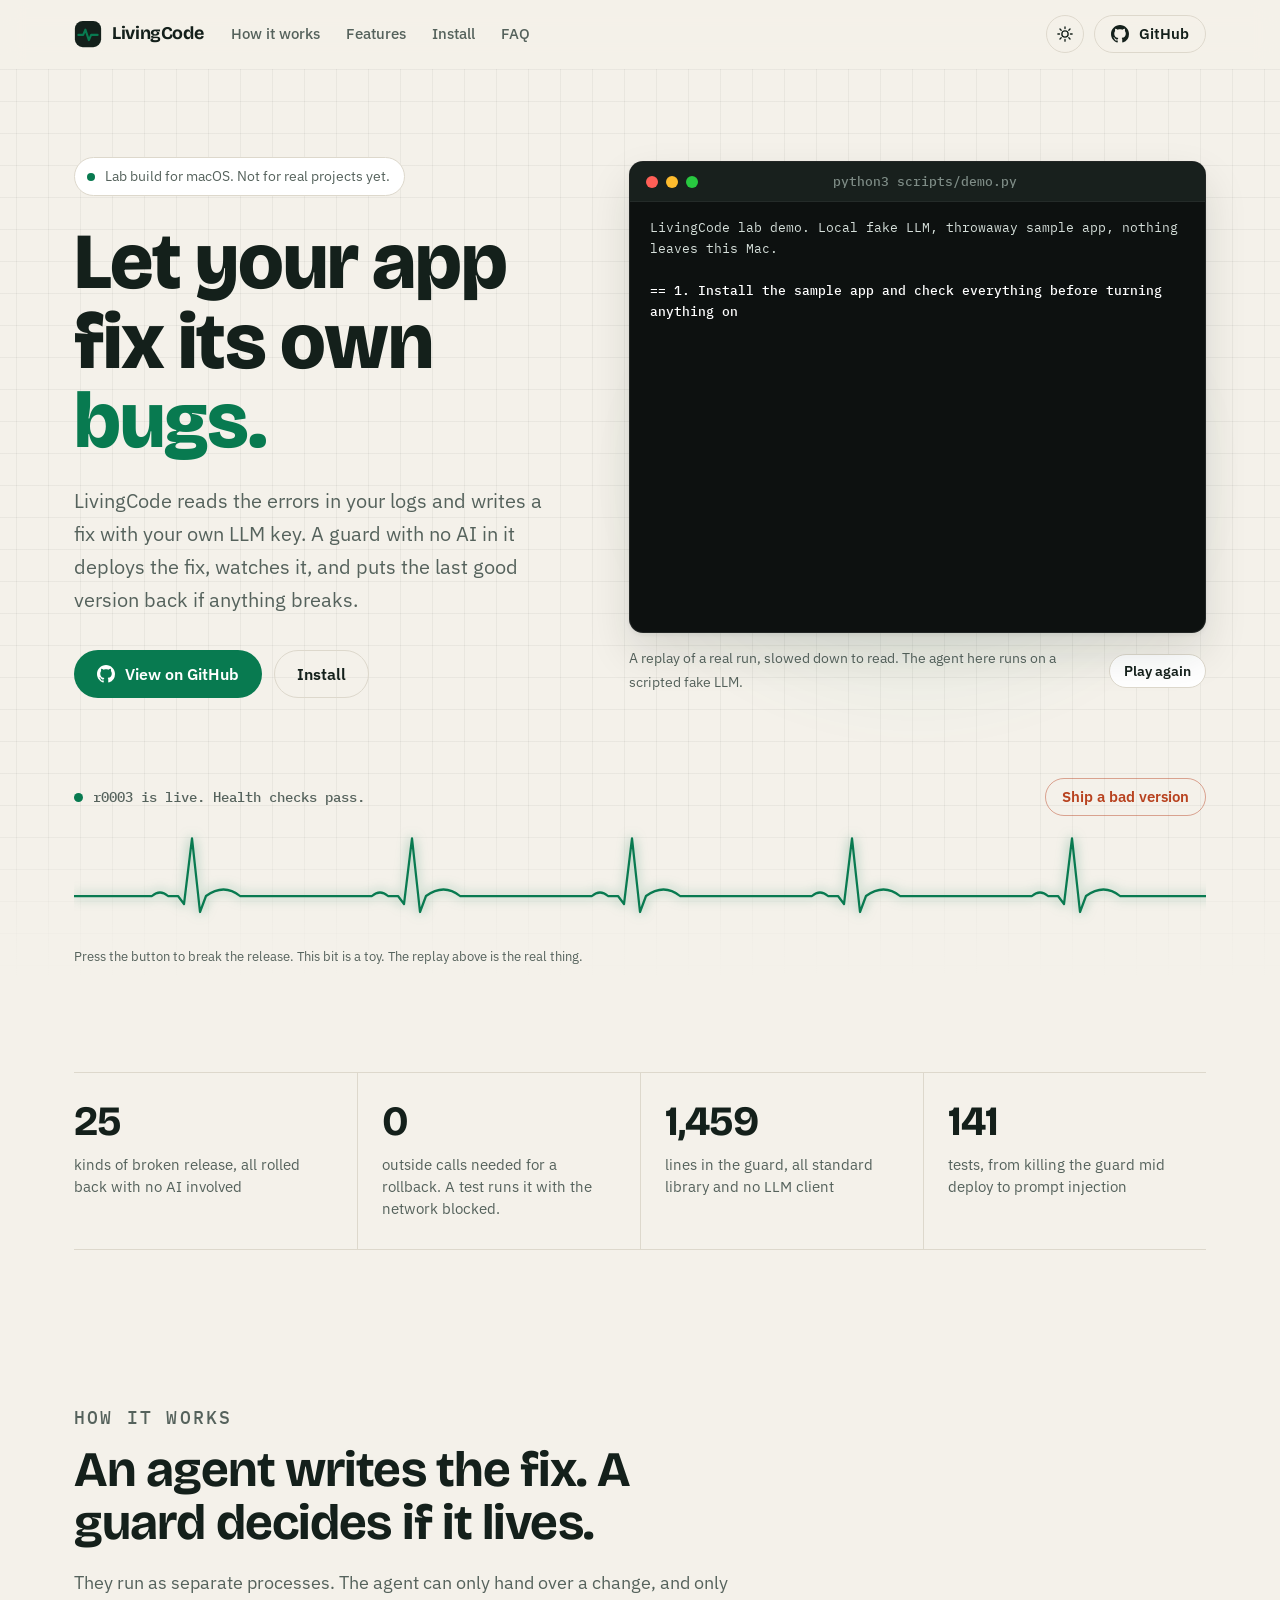
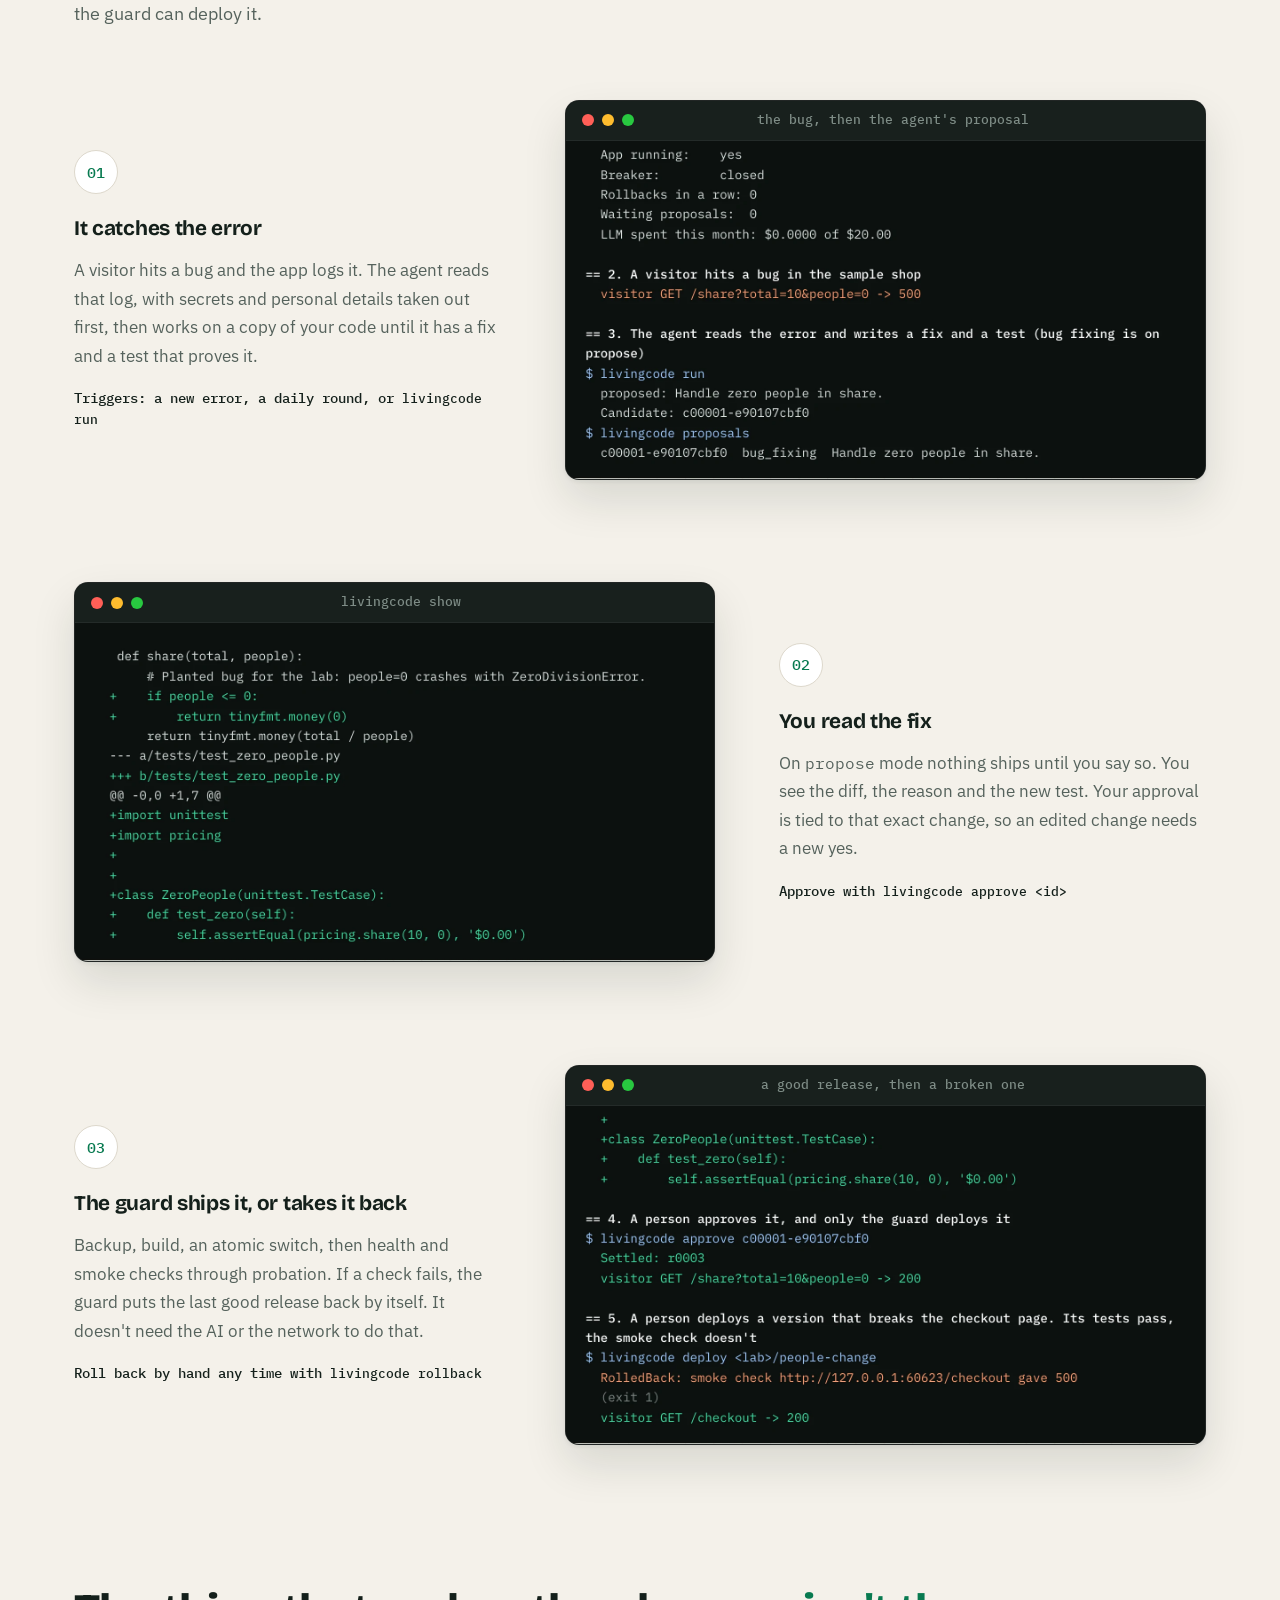
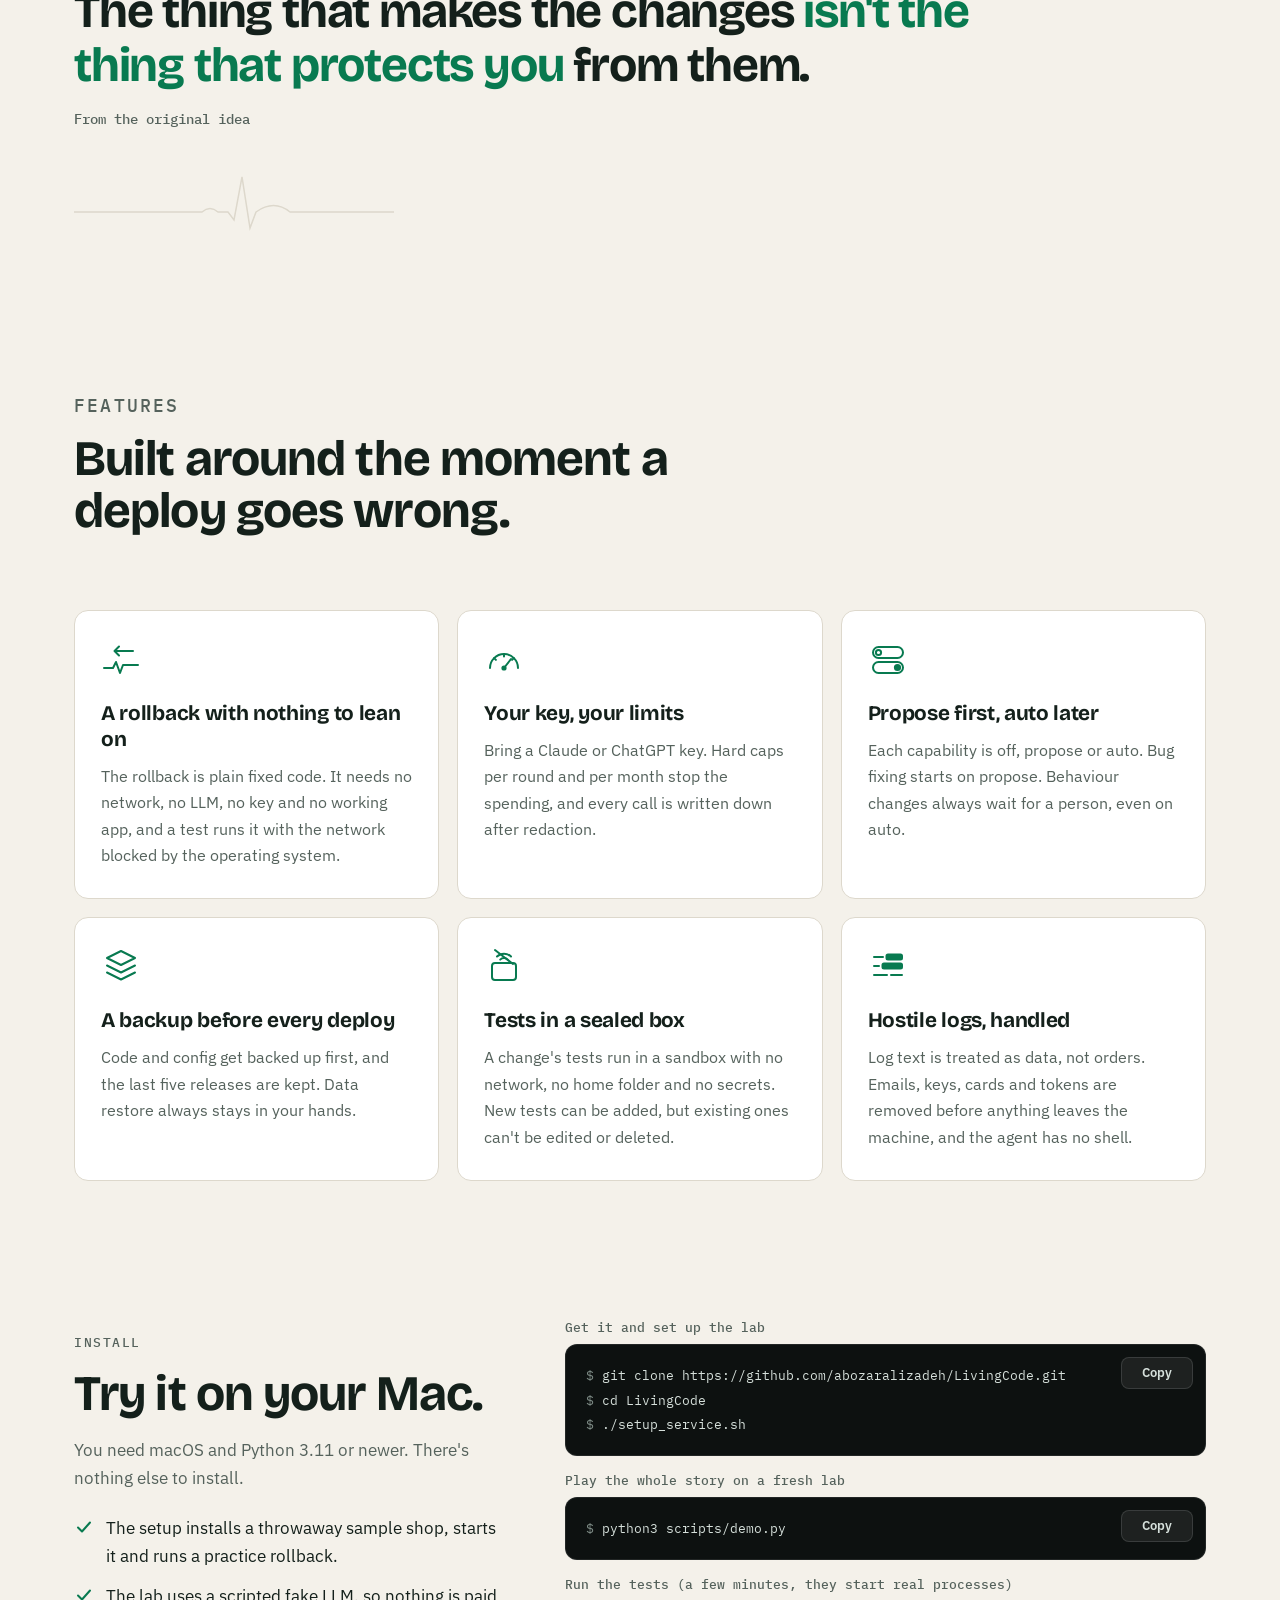
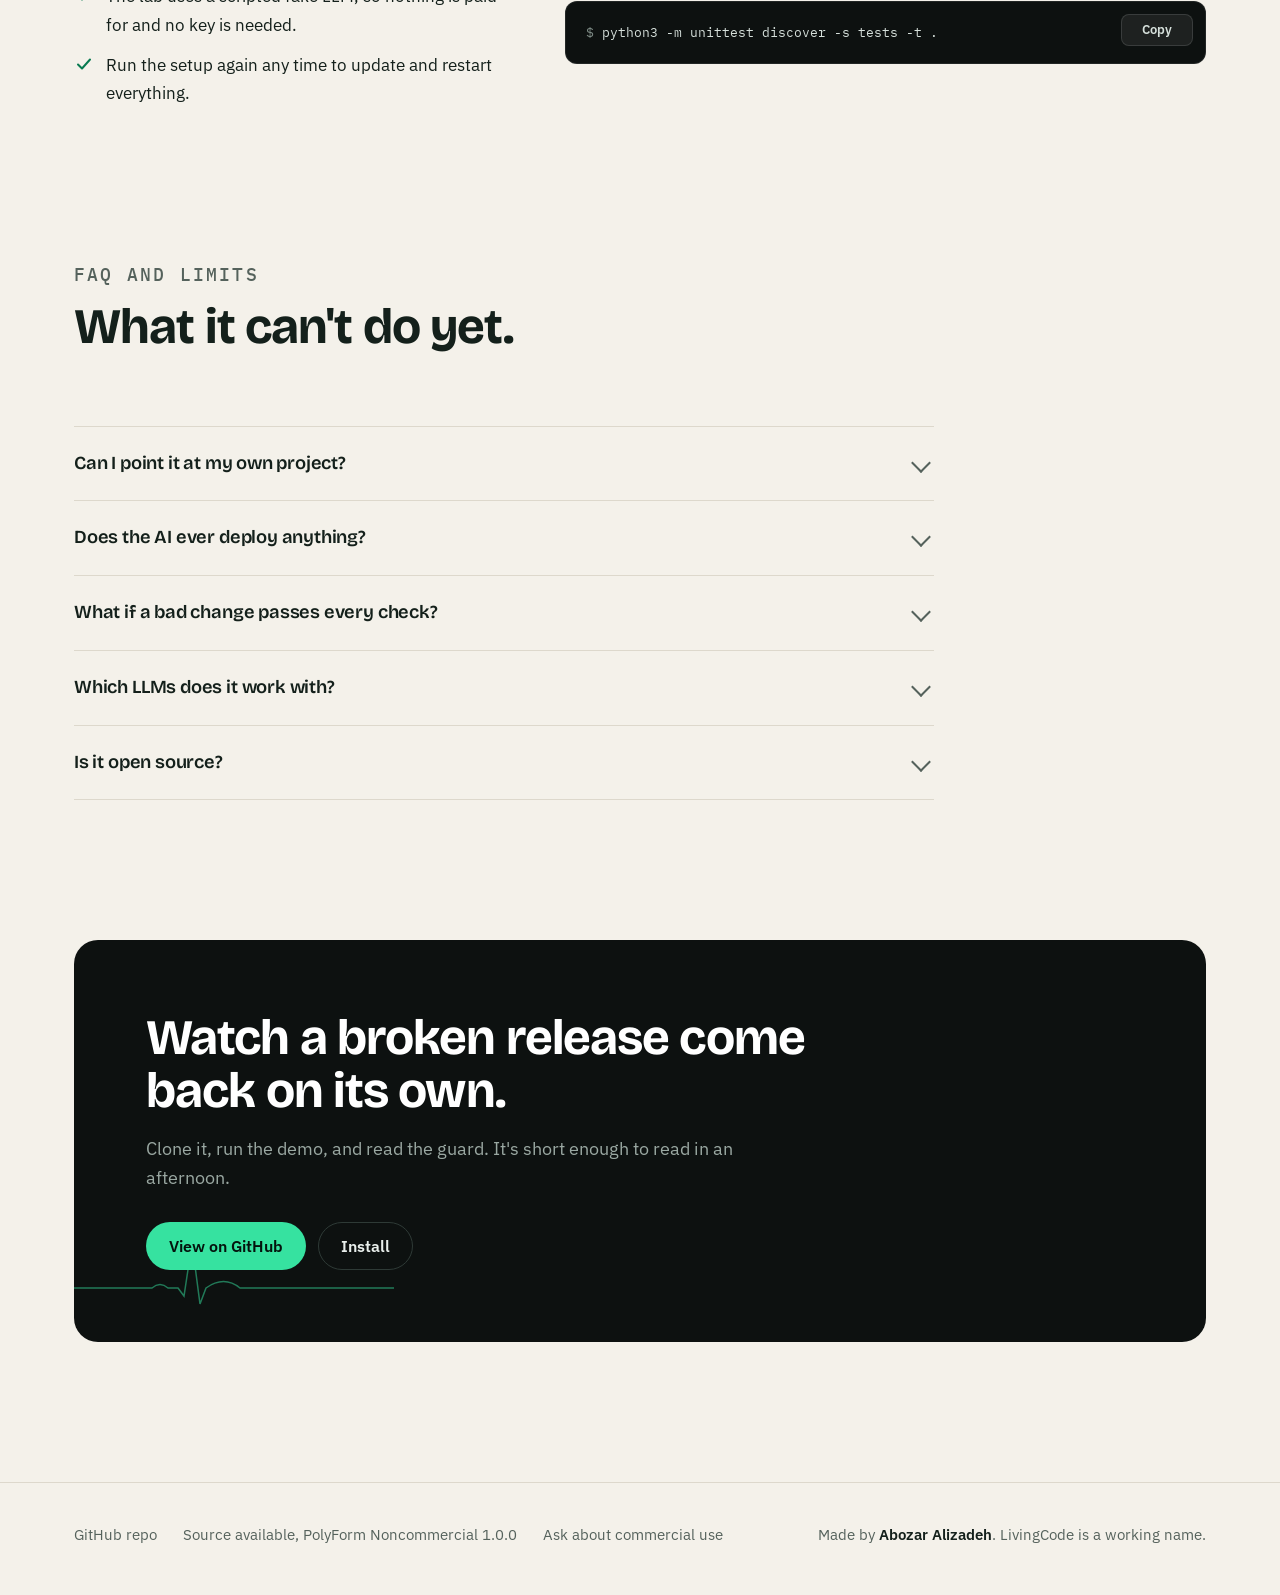
<file: site/index.html>
<!doctype html>
<html lang="en">
<head>
<meta charset="utf-8">
<meta name="viewport" content="width=device-width, initial-scale=1">
<title>LivingCode: let your app fix its own bugs</title>
<meta name="description" content="LivingCode reads the errors in your logs and writes a fix with your own LLM key. A guard with no AI in it deploys the fix and puts the last good version back if anything breaks.">
<meta name="theme-color" content="#F4F1EA" media="(prefers-color-scheme: light)">
<meta name="theme-color" content="#0D1110" media="(prefers-color-scheme: dark)">
<link rel="canonical" href="https://abozaralizadeh.github.io/LivingCode/">
<link rel="icon" href="favicon.svg" type="image/svg+xml">
<link rel="apple-touch-icon" href="apple-touch-icon.png">
<meta property="og:type" content="website">
<meta property="og:site_name" content="LivingCode">
<meta property="og:title" content="LivingCode: let your app fix its own bugs">
<meta property="og:description" content="An agent writes the fix with your own LLM key. A guard with no AI in it deploys it, and rolls it back on its own if anything breaks.">
<meta property="og:url" content="https://abozaralizadeh.github.io/LivingCode/">
<meta property="og:image" content="https://abozaralizadeh.github.io/LivingCode/og.png">
<meta property="og:image:width" content="1200">
<meta property="og:image:height" content="630">
<meta property="og:image:alt" content="LivingCode: let your app fix its own bugs. A green health trace and real terminal output showing a broken release rolled back.">
<meta name="twitter:card" content="summary_large_image">
<meta name="twitter:title" content="LivingCode: let your app fix its own bugs">
<meta name="twitter:description" content="An agent writes the fix with your own LLM key. A guard with no AI in it deploys it, and rolls it back on its own if anything breaks.">
<meta name="twitter:image" content="https://abozaralizadeh.github.io/LivingCode/og.png">
<link rel="preconnect" href="https://fonts.googleapis.com">
<link rel="preconnect" href="https://fonts.gstatic.com" crossorigin>
<link rel="stylesheet" href="https://fonts.googleapis.com/css2?family=Bricolage+Grotesque:opsz,wght@12..96,600..800&family=IBM+Plex+Mono:wght@400;500&family=IBM+Plex+Sans:wght@400;500;600&display=swap">
<link rel="stylesheet" href="styles.css">
<script>
  document.documentElement.classList.add("js");
  try {
    var saved = localStorage.getItem("lc-theme");
    if (saved === "light" || saved === "dark") document.documentElement.setAttribute("data-theme", saved);
  } catch (e) {}
</script>
</head>
<body>
<a class="skip" href="#main">Skip to content</a>

<header class="site-header" data-header>
  <div class="wrap bar">
    <a class="brand" href="#top" aria-label="LivingCode, back to the top">
      <svg viewBox="0 0 32 32" aria-hidden="true"><rect x="1" y="1" width="30" height="30" rx="9" fill="currentColor"/><path d="M5 17h5.5l2.5-6 4 12 2.6-6H27" fill="none" stroke="var(--accent)" stroke-width="2.4" stroke-linecap="round" stroke-linejoin="round"/></svg>
      LivingCode
    </a>
    <nav class="nav" aria-label="Main">
      <a href="#how">How it works</a>
      <a href="#features">Features</a>
      <a href="#install">Install</a>
      <a href="#faq">FAQ</a>
    </nav>
    <div class="header-actions">
      <button class="theme-toggle" type="button" data-theme-toggle aria-label="Switch between light and dark">
        <svg class="sun" viewBox="0 0 24 24" fill="none" stroke="currentColor" stroke-width="1.8" stroke-linecap="round" aria-hidden="true"><circle cx="12" cy="12" r="4.2"/><path d="M12 2.5v2.2M12 19.3v2.2M2.5 12h2.2M19.3 12h2.2M5.3 5.3l1.6 1.6M17.1 17.1l1.6 1.6M5.3 18.7l1.6-1.6M17.1 6.9l1.6-1.6"/></svg>
        <svg class="moon" viewBox="0 0 24 24" fill="none" stroke="currentColor" stroke-width="1.8" stroke-linecap="round" stroke-linejoin="round" aria-hidden="true"><path d="M20 14.6A8 8 0 1 1 9.4 4a6.4 6.4 0 0 0 10.6 10.6z"/></svg>
      </button>
      <a class="btn btn-ghost btn-small" href="https://github.com/abozaralizadeh/LivingCode" aria-label="LivingCode on GitHub">
        <svg viewBox="0 0 16 16" fill="currentColor" aria-hidden="true"><path d="M8 0C3.58 0 0 3.58 0 8c0 3.54 2.29 6.53 5.47 7.59.4.07.55-.17.55-.38 0-.19-.01-.82-.01-1.49-2.01.37-2.53-.49-2.69-.94-.09-.23-.48-.94-.82-1.13-.28-.15-.68-.52-.01-.53.63-.01 1.08.58 1.23.82.72 1.21 1.87.87 2.33.66.07-.52.28-.87.51-1.07-1.78-.2-3.64-.89-3.64-3.95 0-.87.31-1.59.82-2.15-.08-.2-.36-1.02.08-2.12 0 0 .67-.21 2.2.82.64-.18 1.32-.27 2-.27.68 0 1.36.09 2 .27 1.53-1.04 2.2-.82 2.2-.82.44 1.1.16 1.92.08 2.12.51.56.82 1.27.82 2.15 0 3.07-1.87 3.75-3.65 3.95.29.25.54.73.54 1.48 0 1.07-.01 1.93-.01 2.2 0 .21.15.46.55.38A8.01 8.01 0 0 0 16 8c0-4.42-3.58-8-8-8z"/></svg>
        <span class="label">GitHub</span>
      </a>
    </div>
  </div>
</header>

<main id="main">
  <section class="hero" id="top">
    <div class="wrap hero-grid">
      <div class="hero-copy reveal">
        <p class="badge"><span class="pulse-dot" aria-hidden="true"></span>Lab build for macOS. Not for real projects yet.</p>
        <h1>Let your app fix its own <span class="accent">bugs.</span></h1>
        <p class="subline">LivingCode reads the errors in your logs and writes a fix with your own LLM key. A guard with no AI in it deploys the fix, watches it, and puts the last good version back if anything breaks.</p>
        <div class="cta">
          <a class="btn btn-primary" href="https://github.com/abozaralizadeh/LivingCode">
            <svg viewBox="0 0 16 16" fill="currentColor" aria-hidden="true"><path d="M8 0C3.58 0 0 3.58 0 8c0 3.54 2.29 6.53 5.47 7.59.4.07.55-.17.55-.38 0-.19-.01-.82-.01-1.49-2.01.37-2.53-.49-2.69-.94-.09-.23-.48-.94-.82-1.13-.28-.15-.68-.52-.01-.53.63-.01 1.08.58 1.23.82.72 1.21 1.87.87 2.33.66.07-.52.28-.87.51-1.07-1.78-.2-3.64-.89-3.64-3.95 0-.87.31-1.59.82-2.15-.08-.2-.36-1.02.08-2.12 0 0 .67-.21 2.2.82.64-.18 1.32-.27 2-.27.68 0 1.36.09 2 .27 1.53-1.04 2.2-.82 2.2-.82.44 1.1.16 1.92.08 2.12.51.56.82 1.27.82 2.15 0 3.07-1.87 3.75-3.65 3.95.29.25.54.73.54 1.48 0 1.07-.01 1.93-.01 2.2 0 .21.15.46.55.38A8.01 8.01 0 0 0 16 8c0-4.42-3.58-8-8-8z"/></svg>
            View on GitHub
          </a>
          <a class="btn btn-ghost" href="#install">Install</a>
        </div>
      </div>

      <div class="hero-demo reveal" data-demo>
        <div class="window">
          <div class="window-bar"><span class="lights" aria-hidden="true"><i></i><i></i><i></i></span><span class="window-title">python3 scripts/demo.py</span></div>
          <pre class="screen" aria-label="Replay of a recorded run of the LivingCode demo"><noscript>Turn on JavaScript to watch the replay. The full output is in docs/demo-output.txt in the repo.</noscript></pre>
        </div>
        <div class="demo-foot">
          <span>A replay of a real run, slowed down to read. The agent here runs on a scripted fake LLM.</span>
          <button class="link-btn" type="button" data-replay>Play again</button>
        </div>
      </div>
    </div>

    <div class="wrap monitor reveal" data-monitor>
      <div class="monitor-head">
        <p class="monitor-status" aria-live="polite"><span class="led" aria-hidden="true"></span><span data-status>r0003 is live. Health checks pass.</span></p>
        <button class="btn btn-small btn-break" type="button" data-break>Ship a bad version</button>
      </div>
      <div class="trace-box">
        <svg class="trace" aria-hidden="true" data-trace><g class="flow"><path class="ok"/></g><path class="bad"/></svg>
      </div>
      <p class="trace-note">Press the button to break the release. This bit is a toy. The replay above is the real thing.</p>
    </div>
  </section>

  <section class="facts" aria-label="What the tests show">
    <div class="wrap">
      <div class="facts-grid reveal">
        <div class="fact"><strong>25</strong><span>kinds of broken release, all rolled back with no AI involved</span></div>
        <div class="fact"><strong>0</strong><span>outside calls needed for a rollback. A test runs it with the network blocked.</span></div>
        <div class="fact"><strong>1,459</strong><span>lines in the guard, all standard library and no LLM client</span></div>
        <div class="fact"><strong>141</strong><span>tests, from killing the guard mid deploy to prompt injection</span></div>
      </div>
    </div>
  </section>

  <section class="section" id="how">
    <div class="wrap">
      <div class="section-head reveal">
        <p class="kicker">How it works</p>
        <h2>An agent writes the fix. A guard decides if it lives.</h2>
        <p>They run as separate processes. The agent can only hand over a change, and only the guard can deploy it.</p>
      </div>
      <div class="steps">
        <article class="how-step">
          <div class="step-copy reveal">
            <span class="step-num">01</span>
            <h3>It catches the error</h3>
            <p>A visitor hits a bug and the app logs it. The agent reads that log, with secrets and personal details taken out first, then works on a copy of your code until it has a fix and a test that proves it.</p>
            <p class="detail">Triggers: a new error, a daily round, or <code>livingcode run</code></p>
          </div>
          <figure class="shot reveal">
            <div class="window"><div class="window-bar"><span class="lights" aria-hidden="true"><i></i><i></i><i></i></span><span class="window-title">the bug, then the agent's proposal</span></div>
              <img src="img/step-1.webp" width="1440" height="760" loading="lazy" decoding="async" alt="Terminal: a visitor request to /share returns 500, then livingcode run proposes 'Handle zero people in share' and it waits in the proposals list.">
            </div>
          </figure>
        </article>

        <article class="how-step">
          <div class="step-copy reveal">
            <span class="step-num">02</span>
            <h3>You read the fix</h3>
            <p>On <code>propose</code> mode nothing ships until you say so. You see the diff, the reason and the new test. Your approval is tied to that exact change, so an edited change needs a new yes.</p>
            <p class="detail">Approve with <code>livingcode approve &lt;id&gt;</code></p>
          </div>
          <figure class="shot reveal">
            <div class="window"><div class="window-bar"><span class="lights" aria-hidden="true"><i></i><i></i><i></i></span><span class="window-title">livingcode show</span></div>
              <img src="img/step-2.webp" width="1440" height="760" loading="lazy" decoding="async" alt="Terminal: the diff of the proposed fix in pricing.py, which returns zero when there are no people, plus a new test file for it.">
            </div>
          </figure>
        </article>

        <article class="how-step">
          <div class="step-copy reveal">
            <span class="step-num">03</span>
            <h3>The guard ships it, or takes it back</h3>
            <p>Backup, build, an atomic switch, then health and smoke checks through probation. If a check fails, the guard puts the last good release back by itself. It doesn't need the AI or the network to do that.</p>
            <p class="detail">Roll back by hand any time with <code>livingcode rollback</code></p>
          </div>
          <figure class="shot reveal">
            <div class="window"><div class="window-bar"><span class="lights" aria-hidden="true"><i></i><i></i><i></i></span><span class="window-title">a good release, then a broken one</span></div>
              <img src="img/step-3.webp" width="1440" height="760" loading="lazy" decoding="async" alt="Terminal: the approved fix settles as release r0003 and the bug now returns 200. A broken release then fails its smoke check on /checkout and is rolled back, and /checkout returns 200 again.">
            </div>
          </figure>
        </article>
      </div>
    </div>
  </section>

  <section class="quote">
    <div class="wrap reveal">
      <blockquote>
        <p>The thing that makes the changes <em>isn't the thing that protects you</em> from them.</p>
        <cite>From the original idea</cite>
      </blockquote>
      <svg class="divider" aria-hidden="true" data-divider><path/></svg>
    </div>
  </section>

  <section class="section" id="features">
    <div class="wrap">
      <div class="section-head reveal">
        <p class="kicker">Features</p>
        <h2>Built around the moment a deploy goes wrong.</h2>
      </div>
      <div class="features-grid">
        <article class="card reveal">
          <svg viewBox="0 0 40 40" fill="none" stroke="currentColor" stroke-width="2" stroke-linecap="round" stroke-linejoin="round" aria-hidden="true"><path d="M3 29h9l3-6 4 11 3-8h15"/><path d="M32 12H14"/><path d="M18 7.5L13.5 12l4.5 4.5"/></svg>
          <h3>A rollback with nothing to lean on</h3>
          <p>The rollback is plain fixed code. It needs no network, no LLM, no key and no working app, and a test runs it with the network blocked by the operating system.</p>
        </article>
        <article class="card reveal">
          <svg viewBox="0 0 40 40" fill="none" stroke="currentColor" stroke-width="2" stroke-linecap="round" stroke-linejoin="round" aria-hidden="true"><path d="M6 29a14 14 0 0 1 28 0"/><path d="M20 29l7-9"/><circle cx="20" cy="29" r="1.6" fill="currentColor"/><path d="M20 15v2.5M10.1 19.1l1.8 1.8M29.9 19.1l-1.8 1.8"/></svg>
          <h3>Your key, your limits</h3>
          <p>Bring a Claude or ChatGPT key. Hard caps per round and per month stop the spending, and every call is written down after redaction.</p>
        </article>
        <article class="card reveal">
          <svg viewBox="0 0 40 40" fill="none" stroke="currentColor" stroke-width="2" stroke-linecap="round" stroke-linejoin="round" aria-hidden="true"><rect x="5" y="8" width="30" height="11" rx="5.5"/><circle cx="10.5" cy="13.5" r="2.6"/><rect x="5" y="23" width="30" height="11" rx="5.5"/><circle cx="29.5" cy="28.5" r="2.6" fill="currentColor"/></svg>
          <h3>Propose first, auto later</h3>
          <p>Each capability is off, propose or auto. Bug fixing starts on propose. Behaviour changes always wait for a person, even on auto.</p>
        </article>
        <article class="card reveal">
          <svg viewBox="0 0 40 40" fill="none" stroke="currentColor" stroke-width="2" stroke-linecap="round" stroke-linejoin="round" aria-hidden="true"><path d="M20 5l14 7-14 7-14-7z"/><path d="M6 19.5l14 7 14-7"/><path d="M6 26.5l14 7 14-7"/></svg>
          <h3>A backup before every deploy</h3>
          <p>Code and config get backed up first, and the last five releases are kept. Data restore always stays in your hands.</p>
        </article>
        <article class="card reveal">
          <svg viewBox="0 0 40 40" fill="none" stroke="currentColor" stroke-width="2" stroke-linecap="round" stroke-linejoin="round" aria-hidden="true"><rect x="8" y="17" width="24" height="17" rx="3"/><path d="M13 10.5a10 10 0 0 1 14 0"/><path d="M16.2 13.6a5.4 5.4 0 0 1 7.6 0"/><path d="M11 4l18 14"/></svg>
          <h3>Tests in a sealed box</h3>
          <p>A change's tests run in a sandbox with no network, no home folder and no secrets. New tests can be added, but existing ones can't be edited or deleted.</p>
        </article>
        <article class="card reveal">
          <svg viewBox="0 0 40 40" fill="none" stroke="currentColor" stroke-width="2" stroke-linecap="round" stroke-linejoin="round" aria-hidden="true"><path d="M6 11h9"/><rect x="18.5" y="8.5" width="15.5" height="5" rx="1.5" fill="currentColor"/><path d="M6 20h5"/><rect x="14.5" y="17.5" width="19.5" height="5" rx="1.5" fill="currentColor"/><path d="M6 29h13M23 29h11"/></svg>
          <h3>Hostile logs, handled</h3>
          <p>Log text is treated as data, not orders. Emails, keys, cards and tokens are removed before anything leaves the machine, and the agent has no shell.</p>
        </article>
      </div>
    </div>
  </section>

  <section class="section" id="install">
    <div class="wrap install-grid">
      <div class="install-notes reveal">
        <p class="kicker">Install</p>
        <h2>Try it on your Mac.</h2>
        <p>You need macOS and Python 3.11 or newer. There's nothing else to install.</p>
        <ul>
          <li><svg viewBox="0 0 20 20" fill="none" stroke="currentColor" stroke-width="2" stroke-linecap="round" stroke-linejoin="round" aria-hidden="true"><path d="M4 10.5l4 4 8-9"/></svg>The setup installs a throwaway sample shop, starts it and runs a practice rollback.</li>
          <li><svg viewBox="0 0 20 20" fill="none" stroke="currentColor" stroke-width="2" stroke-linecap="round" stroke-linejoin="round" aria-hidden="true"><path d="M4 10.5l4 4 8-9"/></svg>The lab uses a scripted fake LLM, so nothing is paid for and no key is needed.</li>
          <li><svg viewBox="0 0 20 20" fill="none" stroke="currentColor" stroke-width="2" stroke-linecap="round" stroke-linejoin="round" aria-hidden="true"><path d="M4 10.5l4 4 8-9"/></svg>Run the setup again any time to update and restart everything.</li>
        </ul>
      </div>
      <div class="code-list reveal">
        <div>
          <p class="code-label">Get it and set up the lab</p>
          <div class="code"><pre><code data-copy-text="git clone https://github.com/abozaralizadeh/LivingCode.git&#10;cd LivingCode&#10;./setup_service.sh"><span class="p">$ </span>git clone https://github.com/abozaralizadeh/LivingCode.git
<span class="p">$ </span>cd LivingCode
<span class="p">$ </span>./setup_service.sh</code></pre><button class="copy" type="button" data-copy>Copy</button></div>
        </div>
        <div>
          <p class="code-label">Play the whole story on a fresh lab</p>
          <div class="code"><pre><code data-copy-text="python3 scripts/demo.py"><span class="p">$ </span>python3 scripts/demo.py</code></pre><button class="copy" type="button" data-copy>Copy</button></div>
        </div>
        <div>
          <p class="code-label">Run the tests (a few minutes, they start real processes)</p>
          <div class="code"><pre><code data-copy-text="python3 -m unittest discover -s tests -t ."><span class="p">$ </span>python3 -m unittest discover -s tests -t .</code></pre><button class="copy" type="button" data-copy>Copy</button></div>
        </div>
      </div>
    </div>
  </section>

  <section class="section" id="faq">
    <div class="wrap">
      <div class="section-head reveal">
        <p class="kicker">FAQ and limits</p>
        <h2>What it can't do yet.</h2>
      </div>
      <div class="faq-list reveal">
        <details>
          <summary>Can I point it at my own project?</summary>
          <p>Not yet. A lab lock in the code refuses anything except the sample app on macOS. The guard and the agent still have to run as separate users on Linux, and that split, the main protection in the design, hasn't been tested.</p>
        </details>
        <details>
          <summary>Does the AI ever deploy anything?</summary>
          <p>No. The agent can only hand over a candidate change. Only the guard deploys, and the guard has no LLM client, no key and no code that waits on the agent.</p>
        </details>
        <details>
          <summary>What if a bad change passes every check?</summary>
          <p>It can happen. That's why there's a probation window, one agent deploy a day by default, a circuit breaker after three rollbacks in a row, and a manual rollback to any of the last five releases.</p>
        </details>
        <details>
          <summary>Which LLMs does it work with?</summary>
          <p>Adapters for Claude and ChatGPT are written, but so far they've only been tested against a local fake server. Nobody knows yet how a real model does with the agent's prompt. The lab runs on a scripted fake.</p>
        </details>
        <details>
          <summary>Is it open source?</summary>
          <p>It's source available. You can use it, study it and change it for anything non-commercial, under PolyForm Noncommercial 1.0.0. For commercial use, open an issue and ask.</p>
        </details>
      </div>
    </div>
  </section>

  <section class="closing">
    <div class="wrap">
      <div class="closing-box reveal">
        <h2>Watch a broken release come back on its own.</h2>
        <p>Clone it, run the demo, and read the guard. It's short enough to read in an afternoon.</p>
        <div class="cta">
          <a class="btn btn-primary" href="https://github.com/abozaralizadeh/LivingCode">View on GitHub</a>
          <a class="btn btn-ghost" href="#install">Install</a>
        </div>
        <svg class="closing-trace" aria-hidden="true" data-divider><path/></svg>
      </div>
    </div>
  </section>
</main>

<footer class="site-footer">
  <div class="wrap footer-grid">
    <div class="footer-links">
      <a href="https://github.com/abozaralizadeh/LivingCode">GitHub repo</a>
      <a href="https://github.com/abozaralizadeh/LivingCode/blob/main/LICENSE">Source available, PolyForm Noncommercial 1.0.0</a>
      <a href="https://github.com/abozaralizadeh/LivingCode/issues">Ask about commercial use</a>
    </div>
    <p class="made">Made by <a href="https://abozaralizadeh.github.io">Abozar Alizadeh</a>. LivingCode is a working name.</p>
  </div>
</footer>

<script src="demo-cast.js"></script>
<script src="player.js"></script>
<script src="app.js"></script>
</body>
</html>
</file>
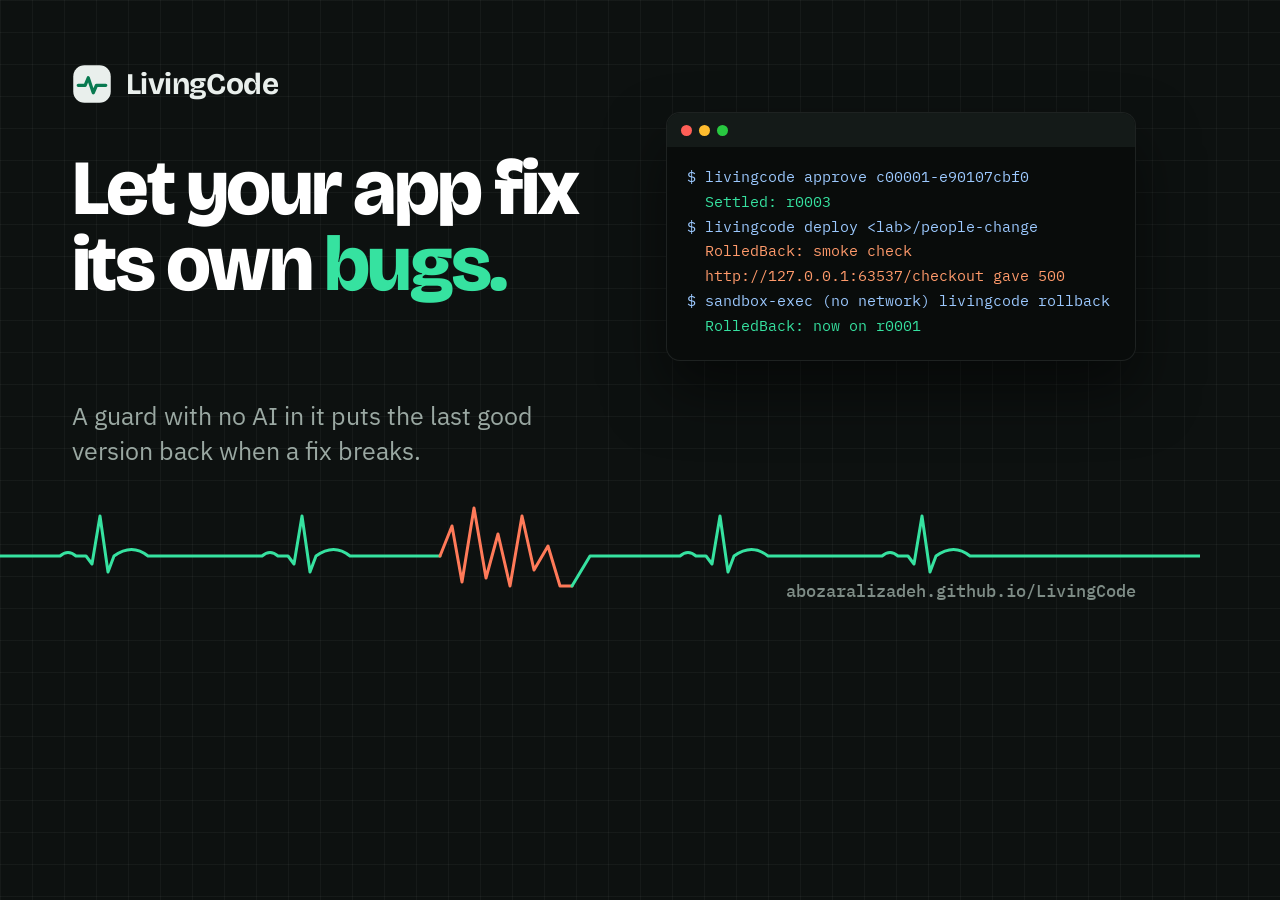
<file: scripts/og-card.html>
<!doctype html>
<html lang="en">
<head>
<meta charset="utf-8">
<title>LivingCode social image</title>
<!-- The 1200x630 social image. scripts/render_site_assets.mjs renders it to site/og.png. -->
<link rel="stylesheet" href="https://fonts.googleapis.com/css2?family=Bricolage+Grotesque:opsz,wght@12..96,700..800&family=IBM+Plex+Mono:wght@400;500&family=IBM+Plex+Sans:wght@400;500&display=swap">
<style>
  * { box-sizing: border-box; }
  body {
    margin: 0; width: 1200px; height: 630px; overflow: hidden; position: relative;
    background-color: #0D1110; color: #E9EFEC; font-family: "IBM Plex Sans", sans-serif;
    background-image: linear-gradient(rgba(233, 239, 236, 0.045) 1px, transparent 1px), linear-gradient(90deg, rgba(233, 239, 236, 0.045) 1px, transparent 1px);
    background-size: 32px 32px;
  }
  .brand { position: absolute; left: 72px; top: 64px; display: flex; align-items: center; gap: 14px; font: 700 30px/1 "Bricolage Grotesque", sans-serif; letter-spacing: -0.02em; }
  .brand svg { width: 40px; height: 40px; }
  h1 { position: absolute; left: 72px; top: 150px; width: 560px; margin: 0; font: 800 78px/0.98 "Bricolage Grotesque", sans-serif; letter-spacing: -0.035em; color: #FFFFFF; }
  h1 span { color: #36E2A0; }
  p { position: absolute; left: 72px; top: 398px; width: 520px; margin: 0; font-size: 25px; line-height: 1.4; color: #9AA8A2; }
  .term {
    position: absolute; right: 64px; top: 112px; width: 470px; border-radius: 14px; overflow: hidden;
    background: #090C0B; border: 1px solid rgba(214, 224, 219, 0.1); box-shadow: 0 30px 60px rgba(0, 0, 0, 0.5);
  }
  .bar { height: 34px; display: flex; align-items: center; gap: 7px; padding: 0 14px; background: #141A18; }
  .bar i { width: 11px; height: 11px; border-radius: 50%; background: #FF5F57; }
  .bar i:nth-child(2) { background: #FEBC2E; }
  .bar i:nth-child(3) { background: #28C840; }
  .lines { padding: 18px 20px 22px; font: 400 15px/1.65 "IBM Plex Mono", monospace; color: #D6E0DB; }
  .lines .o { padding-left: 2ch; }
  .c { color: #9CC9FF; }
  .ok { color: #36E2A0; }
  .bad { color: #FF9A6B; }
  svg.trace { position: absolute; left: 0; bottom: 34px; width: 1200px; height: 110px; }
  svg.trace path { fill: none; stroke-width: 3; stroke-linejoin: round; stroke-linecap: round; }
  .url { position: absolute; right: 64px; bottom: 30px; font: 500 17px/1 "IBM Plex Mono", monospace; color: #7E8C86; }
</style>
</head>
<body>
  <div class="brand">
    <svg viewBox="0 0 32 32"><rect x="1" y="1" width="30" height="30" rx="9" fill="#E9EFEC"/><path d="M5 17h5.5l2.5-6 4 12 2.6-6H27" fill="none" stroke="#087A50" stroke-width="2.6" stroke-linecap="round" stroke-linejoin="round"/></svg>
    LivingCode
  </div>
  <h1>Let your app fix its own <span>bugs.</span></h1>
  <p>A guard with no AI in it puts the last good version back when a fix breaks.</p>
  <div class="term">
    <div class="bar"><i></i><i></i><i></i></div>
    <div class="lines">
      <div class="c">$ livingcode approve c00001-e90107cbf0</div>
      <div class="o ok">Settled: r0003</div>
      <div class="c">$ livingcode deploy &lt;lab&gt;/people-change</div>
      <div class="o bad">RolledBack: smoke check http://127.0.0.1:63537/checkout gave 500</div>
      <div class="c">$ sandbox-exec (no network) livingcode rollback</div>
      <div class="o ok">RolledBack: now on r0001</div>
    </div>
  </div>
  <svg class="trace" viewBox="0 0 1200 110">
    <path stroke="#36E2A0" d="M0 70 L60 70 Q68 63 76 70 L86 70 L92 78 L100 30 L108 86 L114 70 Q132 57 148 70 L262 70 Q270 63 278 70 L288 70 L294 78 L302 30 L310 86 L316 70 Q334 57 350 70 L440 70"/>
    <path stroke="#FF7A59" d="M440 70 L452 40 L462 96 L474 22 L486 92 L498 48 L510 100 L522 30 L534 84 L548 60 L560 100 L572 100"/>
    <path stroke="#36E2A0" d="M572 100 L590 70 L680 70 Q688 63 696 70 L706 70 L712 78 L720 30 L728 86 L734 70 Q752 57 768 70 L882 70 Q890 63 898 70 L908 70 L914 78 L922 30 L930 86 L936 70 Q954 57 970 70 L1200 70"/>
  </svg>
  <div class="url">abozaralizadeh.github.io/LivingCode</div>
</body>
</html>
</file>
<file: site/styles.css>
/* LivingCode site. Steady, watchful, alive. */

:root {
  color-scheme: light;
  --bg: #F4F1EA;
  --bg-deep: #ECE8DE;
  --panel: #FFFFFF;
  --line: #DDD8CC;
  --text: #14201B;
  --muted: #55625C;
  --accent: #087A50;
  --accent-strong: #06633F;
  --accent-ink: #FFFFFF;
  --accent-soft: rgba(8, 122, 80, 0.10);
  --alarm: #B8421F;
  --grid: rgba(20, 32, 27, 0.05);
  --shadow: 0 1px 2px rgba(20, 32, 27, 0.06), 0 12px 32px rgba(20, 32, 27, 0.08);
  --shadow-lift: 0 2px 4px rgba(20, 32, 27, 0.06), 0 20px 44px rgba(20, 32, 27, 0.12);

  /* The terminal stays dark in both themes, like a real one. */
  --term-bg: #0D1110;
  --term-bar: #18201D;
  --term-text: #D6E0DB;
  --term-dim: #7E8C86;
  --term-ok: #36E2A0;
  --term-bad: #FF9A6B;
  --term-cmd: #9CC9FF;

  --font-display: "Bricolage Grotesque", "Avenir Next", system-ui, sans-serif;
  --font-body: "IBM Plex Sans", system-ui, -apple-system, "Segoe UI", sans-serif;
  --font-mono: "IBM Plex Mono", ui-monospace, SFMono-Regular, Menlo, Consolas, monospace;

  --wrap: 1180px;
  --radius: 14px;
  --section: clamp(80px, 11vw, 140px);
}

@media (prefers-color-scheme: dark) {
  :root:not([data-theme="light"]) {
    color-scheme: dark;
    --bg: #0D1110;
    --bg-deep: #0A0D0C;
    --panel: #151B19;
    --line: #24302C;
    --text: #E9EFEC;
    --muted: #9AA8A2;
    --accent: #36E2A0;
    --accent-strong: #5FEBB6;
    --accent-ink: #04130D;
    --accent-soft: rgba(54, 226, 160, 0.10);
    --alarm: #FF7A59;
    --grid: rgba(233, 239, 236, 0.045);
    --shadow: 0 1px 2px rgba(0, 0, 0, 0.4), 0 16px 40px rgba(0, 0, 0, 0.35);
    --shadow-lift: 0 2px 4px rgba(0, 0, 0, 0.4), 0 24px 52px rgba(0, 0, 0, 0.5);
    --term-bg: #090C0B;
    --term-bar: #141A18;
  }
}

:root[data-theme="dark"] {
  color-scheme: dark;
  --bg: #0D1110;
  --bg-deep: #0A0D0C;
  --panel: #151B19;
  --line: #24302C;
  --text: #E9EFEC;
  --muted: #9AA8A2;
  --accent: #36E2A0;
  --accent-strong: #5FEBB6;
  --accent-ink: #04130D;
  --accent-soft: rgba(54, 226, 160, 0.10);
  --alarm: #FF7A59;
  --grid: rgba(233, 239, 236, 0.045);
  --shadow: 0 1px 2px rgba(0, 0, 0, 0.4), 0 16px 40px rgba(0, 0, 0, 0.35);
  --shadow-lift: 0 2px 4px rgba(0, 0, 0, 0.4), 0 24px 52px rgba(0, 0, 0, 0.5);
  --term-bg: #090C0B;
  --term-bar: #141A18;
}

* { box-sizing: border-box; }
html { scroll-behavior: smooth; -webkit-text-size-adjust: 100%; }
body {
  margin: 0;
  background: var(--bg);
  color: var(--text);
  font: 400 1.0625rem/1.65 var(--font-body);
  -webkit-font-smoothing: antialiased;
  overflow-x: hidden;
}
img, svg { display: block; max-width: 100%; }
a { color: var(--accent); text-underline-offset: 3px; }
a:hover { color: var(--accent-strong); }
code { font-family: var(--font-mono); font-size: 0.92em; }
:focus-visible { outline: 2px solid var(--accent); outline-offset: 3px; border-radius: 6px; }

.wrap { width: 100%; max-width: var(--wrap); margin: 0 auto; padding: 0 24px; }
.skip { position: absolute; left: -999px; top: 8px; background: var(--panel); color: var(--text); padding: 8px 14px; border-radius: 8px; z-index: 20; }
.skip:focus { left: 16px; }

/* Type scale */
h1, h2, h3 { font-family: var(--font-display); font-weight: 700; letter-spacing: -0.018em; margin: 0; }
h1 { font-size: clamp(2.75rem, 6.2vw, 5rem); line-height: 1.0; font-weight: 800; letter-spacing: -0.015em; }
h2 { font-size: clamp(2rem, 4vw, 3.1rem); line-height: 1.06; }
h3 { font-size: 1.3rem; line-height: 1.25; letter-spacing: -0.015em; }
p { margin: 0; }
.kicker {
  font: 500 0.8rem/1 var(--font-mono); letter-spacing: 0.12em; text-transform: uppercase;
  color: var(--accent); margin-bottom: 18px;
}
.section-head { max-width: 680px; margin-bottom: clamp(40px, 6vw, 72px); }
.section-head p { color: var(--muted); font-size: 1.15rem; margin-top: 18px; }

/* Buttons */
.btn {
  display: inline-flex; align-items: center; justify-content: center; gap: 10px;
  min-height: 48px; padding: 0 22px; border-radius: 999px;
  font: 600 1rem/1 var(--font-body); text-decoration: none; cursor: pointer;
  border: 1px solid transparent; transition: transform 0.2s ease, background-color 0.2s ease, border-color 0.2s ease, color 0.2s ease;
}
.btn svg { width: 18px; height: 18px; flex: none; }
.btn-primary { background: var(--accent); color: var(--accent-ink); }
.btn-primary:hover { background: var(--accent-strong); color: var(--accent-ink); transform: translateY(-1px); }
.btn-ghost { background: transparent; color: var(--text); border-color: var(--line); }
.btn-ghost:hover { border-color: var(--text); color: var(--text); transform: translateY(-1px); }
.btn-small { min-height: 38px; padding: 0 16px; font-size: 0.92rem; }

/* Header */
.site-header {
  position: sticky; top: 0; z-index: 10;
  background: color-mix(in srgb, var(--bg) 82%, transparent);
  backdrop-filter: saturate(140%) blur(12px); -webkit-backdrop-filter: saturate(140%) blur(12px);
  border-bottom: 1px solid transparent; transition: border-color 0.3s ease;
}
.site-header.scrolled { border-bottom-color: var(--line); }
.bar { display: flex; align-items: center; gap: 28px; height: 68px; }
.brand { display: inline-flex; align-items: center; gap: 10px; color: var(--text); text-decoration: none; font: 700 1.12rem/1 var(--font-display); letter-spacing: -0.02em; }
.brand:hover { color: var(--text); }
.brand svg { width: 28px; height: 28px; }
.nav { display: flex; gap: 26px; margin-right: auto; }
.nav a { color: var(--muted); text-decoration: none; font-size: 0.95rem; font-weight: 500; }
.nav a:hover { color: var(--text); }
.header-actions { display: flex; align-items: center; gap: 10px; margin-left: auto; }
.theme-toggle {
  width: 38px; height: 38px; border-radius: 50%; border: 1px solid var(--line); background: transparent;
  color: var(--text); display: grid; place-items: center; cursor: pointer;
}
.theme-toggle:hover { border-color: var(--text); }
.theme-toggle svg { width: 18px; height: 18px; }
.theme-toggle .moon { display: none; }
:root[data-theme="dark"] .theme-toggle .sun { display: none; }
:root[data-theme="dark"] .theme-toggle .moon { display: block; }
@media (prefers-color-scheme: dark) {
  :root:not([data-theme="light"]) .theme-toggle .sun { display: none; }
  :root:not([data-theme="light"]) .theme-toggle .moon { display: block; }
}

/* Hero */
.hero {
  position: relative; overflow: hidden; padding: clamp(40px, 7vw, 88px) 0 0;
  background-image:
    linear-gradient(var(--grid) 1px, transparent 1px),
    linear-gradient(90deg, var(--grid) 1px, transparent 1px);
  background-size: 32px 32px;
  background-position: center top;
}
.hero::after {
  content: ""; position: absolute; inset: auto 0 0 0; height: 160px; pointer-events: none;
  background: linear-gradient(to bottom, transparent, var(--bg));
}
.hero-grid { position: relative; z-index: 1; display: grid; grid-template-columns: minmax(0, 0.92fr) minmax(0, 1.08fr); gap: clamp(32px, 5vw, 72px); align-items: center; }
.badge {
  display: inline-flex; align-items: center; gap: 10px; margin-bottom: 26px;
  padding: 7px 14px 7px 12px; border-radius: 999px; border: 1px solid var(--line); background: var(--panel);
  font-size: 0.88rem; color: var(--muted);
}
.badge .pulse-dot { width: 8px; height: 8px; border-radius: 50%; background: var(--accent); box-shadow: 0 0 0 0 var(--accent); animation: ping 2.4s ease-out infinite; }
@keyframes ping {
  0% { box-shadow: 0 0 0 0 color-mix(in srgb, var(--accent) 60%, transparent); }
  70%, 100% { box-shadow: 0 0 0 9px transparent; }
}
.hero h1 .accent { color: var(--accent); }
.subline { margin-top: 24px; font-size: clamp(1.1rem, 1.6vw, 1.25rem); color: var(--muted); max-width: 33em; }
.cta { display: flex; flex-wrap: wrap; gap: 12px; margin-top: 34px; }

/* The Mac window around the demo */
.window {
  position: relative; border-radius: var(--radius); overflow: hidden; background: var(--term-bg);
  box-shadow: var(--shadow-lift); border: 1px solid color-mix(in srgb, var(--term-text) 10%, transparent);
}
.hero-demo { position: relative; }
.hero-demo::before {
  content: ""; position: absolute; inset: 8% -6% -10% -6%; z-index: -1; border-radius: 40px;
  background: radial-gradient(closest-side, var(--accent-soft), transparent);
  filter: blur(10px);
}
.window-bar {
  display: flex; align-items: center; gap: 14px; height: 40px; padding: 0 16px;
  background: var(--term-bar); border-bottom: 1px solid rgba(255, 255, 255, 0.05);
}
.lights { display: flex; gap: 8px; }
.lights i { width: 12px; height: 12px; border-radius: 50%; background: #FF5F57; }
.lights i:nth-child(2) { background: #FEBC2E; }
.lights i:nth-child(3) { background: #28C840; }
.window-title { flex: 1; min-width: 0; text-align: center; margin-right: 52px; font: 500 0.8rem/1 var(--font-mono); color: var(--term-dim); white-space: nowrap; overflow: hidden; text-overflow: ellipsis; }
.screen {
  margin: 0; height: 430px; overflow: hidden; padding: 16px 20px 20px;
  white-space: pre-wrap; word-break: break-word; color: var(--term-text);
  font: 400 13px/1.6 var(--font-mono);
}
.screen .step { color: #FFFFFF; font-weight: 500; }
.screen .cmd { color: var(--term-cmd); }
.screen .ok, .screen .add { color: var(--term-ok); }
.screen .bad { color: var(--term-bad); }
.screen .dim { color: var(--term-dim); }
.screen .cursor { background: var(--term-ok); }
.demo-foot { display: flex; justify-content: space-between; align-items: center; gap: 12px; margin-top: 14px; font-size: 0.88rem; color: var(--muted); }
.link-btn {
  flex: none; font: 600 0.88rem/1 var(--font-body); color: var(--text); background: var(--panel);
  border: 1px solid var(--line); border-radius: 999px; padding: 9px 14px; cursor: pointer;
}
.link-btn:hover { border-color: var(--text); }

/* The monitor trace, the signature */
.monitor { position: relative; z-index: 1; margin-top: clamp(48px, 7vw, 80px); padding-bottom: 8px; }
.monitor-head { display: flex; align-items: center; justify-content: space-between; gap: 16px; flex-wrap: wrap; margin-bottom: 6px; }
.monitor-status { display: inline-flex; align-items: center; gap: 10px; font: 500 0.9rem/1.4 var(--font-mono); color: var(--muted); }
.monitor-status .led { width: 9px; height: 9px; border-radius: 50%; background: var(--accent); transition: background-color 0.3s ease; flex: none; }
.monitor.fault .monitor-status .led { background: var(--alarm); }
.monitor.fault .monitor-status { color: var(--alarm); }
.btn-break { background: transparent; color: var(--alarm); border-color: color-mix(in srgb, var(--alarm) 45%, transparent); }
.btn-break:hover { color: var(--alarm); border-color: var(--alarm); transform: translateY(-1px); }
.btn-break[disabled] { opacity: 0.55; cursor: default; transform: none; }
.trace-box { position: relative; height: 120px; overflow: hidden; }
.trace { position: absolute; inset: 0; width: 100%; height: 100%; }
.trace path { fill: none; stroke-width: 2.25; stroke-linejoin: round; stroke-linecap: round; vector-effect: non-scaling-stroke; }
.trace .ok { stroke: var(--accent); filter: drop-shadow(0 0 6px color-mix(in srgb, var(--accent) 55%, transparent)); transition: opacity 0.35s ease; }
.trace .bad { stroke: var(--alarm); opacity: 0; transition: opacity 0.25s ease; filter: drop-shadow(0 0 6px color-mix(in srgb, var(--alarm) 55%, transparent)); }
.monitor.fault .trace .ok { opacity: 0; }
.monitor.fault .trace .bad { opacity: 1; }
.trace .flow { animation: flow 7s linear infinite; }
@keyframes flow { to { transform: translateX(calc(-1 * var(--period, 600px))); } }
.trace-note { font-size: 0.82rem; color: var(--muted); margin-top: 4px; }
.monitor.recovered .trace-box::after {
  content: ""; position: absolute; inset: 0; pointer-events: none;
  background: linear-gradient(90deg, transparent, var(--accent-soft), transparent);
  animation: sweep 0.9s ease-out forwards;
}
@keyframes sweep { from { transform: translateX(-100%); } to { transform: translateX(100%); } }

/* Facts strip */
.facts { padding: clamp(56px, 8vw, 96px) 0 0; }
.facts-grid { display: grid; grid-template-columns: repeat(4, minmax(0, 1fr)); border-top: 1px solid var(--line); border-bottom: 1px solid var(--line); }
.fact { padding: 28px 24px 30px 0; }
.fact + .fact { padding-left: 24px; border-left: 1px solid var(--line); }
.fact strong { display: block; font: 700 clamp(2rem, 3.4vw, 2.6rem)/1 var(--font-display); letter-spacing: -0.03em; color: var(--text); }
.fact span { display: block; margin-top: 10px; color: var(--muted); font-size: 0.95rem; line-height: 1.45; }

/* How it works */
.section { padding: var(--section) 0 0; }
.steps { display: grid; gap: clamp(56px, 8vw, 110px); }
.how-step { display: grid; grid-template-columns: minmax(0, 0.8fr) minmax(0, 1.2fr); gap: clamp(28px, 5vw, 72px); align-items: center; }
.how-step:nth-child(even) { grid-template-columns: minmax(0, 1.2fr) minmax(0, 0.8fr); }
.how-step:nth-child(even) .step-copy { order: 2; }
.step-num {
  display: inline-grid; place-items: center; width: 44px; height: 44px; border-radius: 50%;
  border: 1px solid var(--line); font: 500 0.95rem/1 var(--font-mono); color: var(--accent); margin-bottom: 22px; background: var(--panel);
}
.step-copy p { color: var(--muted); margin-top: 14px; font-size: 1.08rem; max-width: 30em; }
.step-copy .detail { margin-top: 18px; font: 500 0.86rem/1.5 var(--font-mono); color: var(--text); }
.shot { margin: 0; }
.shot .window { transition: transform 0.35s ease, box-shadow 0.35s ease; }
.shot:hover .window { transform: translateY(-4px); }
.shot img { width: 100%; height: auto; }
.shot figcaption { margin-top: 12px; font-size: 0.85rem; color: var(--muted); }

/* Quote band */
.quote { padding: var(--section) 0 0; }
.quote blockquote { margin: 0; max-width: 900px; }
.quote blockquote p { font: 700 clamp(1.8rem, 3.8vw, 3rem)/1.12 var(--font-display); letter-spacing: -0.025em; }
.quote blockquote p em { font-style: normal; color: var(--accent); }
.quote cite { display: block; margin-top: 20px; font: 500 0.88rem/1 var(--font-mono); font-style: normal; color: var(--muted); }
.divider { height: 64px; margin-top: 48px; color: var(--line); }
.divider path { fill: none; stroke: currentColor; stroke-width: 1.5; vector-effect: non-scaling-stroke; }

/* Features */
.features-grid { display: grid; grid-template-columns: repeat(3, minmax(0, 1fr)); gap: 18px; }
.card {
  background: var(--panel); border: 1px solid var(--line); border-radius: var(--radius); padding: 28px 26px 30px;
  transition: transform 0.3s ease, box-shadow 0.3s ease, border-color 0.3s ease;
}
.card:hover { transform: translateY(-4px); box-shadow: var(--shadow-lift); border-color: color-mix(in srgb, var(--accent) 40%, var(--line)); }
.card svg { width: 40px; height: 40px; color: var(--accent); margin-bottom: 22px; }
.card svg .soft { color: var(--muted); }
.card p { color: var(--muted); margin-top: 10px; font-size: 1rem; }

/* Install */
.install-grid { display: grid; grid-template-columns: minmax(0, 0.8fr) minmax(0, 1.2fr); gap: clamp(32px, 5vw, 72px); align-items: start; }
.install-notes p { color: var(--muted); margin-top: 16px; }
.install-notes ul { margin: 22px 0 0; padding: 0; list-style: none; display: grid; gap: 12px; }
.install-notes li { display: flex; gap: 12px; color: var(--text); }
.install-notes li svg { width: 20px; height: 20px; flex: none; margin-top: 3px; color: var(--accent); }
.code-list { display: grid; grid-template-columns: minmax(0, 1fr); gap: 18px; }
.code-label { font: 500 0.84rem/1 var(--font-mono); color: var(--muted); margin-bottom: 10px; }
.code {
  position: relative; background: var(--term-bg); border-radius: 12px; border: 1px solid color-mix(in srgb, var(--term-text) 10%, transparent);
}
.code pre { margin: 0; padding: 18px 96px 18px 20px; overflow-x: auto; color: var(--term-text); font: 400 0.9rem/1.7 var(--font-mono); }
.code pre .p { color: var(--term-dim); user-select: none; }
.copy {
  position: absolute; top: 12px; right: 12px; min-width: 72px; height: 32px; padding: 0 12px; border-radius: 8px;
  font: 600 0.8rem/1 var(--font-body); color: var(--term-text); background: rgba(255, 255, 255, 0.07);
  border: 1px solid rgba(255, 255, 255, 0.12); cursor: pointer; transition: background-color 0.2s ease, color 0.2s ease;
}
.copy:hover { background: rgba(255, 255, 255, 0.13); }
.copy.done { color: var(--term-ok); border-color: color-mix(in srgb, var(--term-ok) 50%, transparent); }

/* FAQ */
.faq-list { max-width: 860px; border-top: 1px solid var(--line); }
.faq-list details { border-bottom: 1px solid var(--line); }
.faq-list summary {
  list-style: none; cursor: pointer; padding: 24px 44px 24px 0; position: relative;
  font: 600 1.15rem/1.4 var(--font-display); letter-spacing: -0.01em;
}
.faq-list summary::-webkit-details-marker { display: none; }
.faq-list summary::after {
  content: ""; position: absolute; right: 6px; top: 50%; width: 12px; height: 12px; margin-top: -8px;
  border-right: 2px solid var(--muted); border-bottom: 2px solid var(--muted); transform: rotate(45deg); transition: transform 0.25s ease;
}
.faq-list details[open] summary::after { transform: rotate(-135deg); margin-top: -2px; }
.faq-list details p { color: var(--muted); padding: 0 0 26px; max-width: 46em; }

/* Closing call */
.closing { padding: var(--section) 0 0; }
.closing-box {
  position: relative; overflow: hidden; border-radius: 24px; padding: clamp(40px, 6vw, 72px);
  background: var(--term-bg); color: #E9EFEC;
}
.closing-box > :not(.closing-trace) { position: relative; z-index: 1; }
.closing-box h2 { color: #FFFFFF; max-width: 14em; }
.closing-box p { color: #9AA8A2; margin-top: 16px; max-width: 36em; font-size: 1.1rem; }
.closing-box .cta { margin-top: 30px; }
.closing-box .btn-primary { background: #36E2A0; color: #04130D; }
.closing-box .btn-primary:hover { background: #5FEBB6; color: #04130D; }
.closing-box .btn-ghost { color: #E9EFEC; border-color: #2E3A36; }
.closing-box .btn-ghost:hover { border-color: #E9EFEC; color: #FFFFFF; }
.closing-trace { position: absolute; left: 0; right: 0; bottom: 18px; height: 90px; opacity: 0.5; pointer-events: none; }
.closing-trace path { fill: none; stroke: #36E2A0; stroke-width: 1.5; vector-effect: non-scaling-stroke; }

/* Footer */
.site-footer { margin-top: var(--section); border-top: 1px solid var(--line); padding: 40px 0 48px; color: var(--muted); font-size: 0.92rem; }
.footer-grid { display: flex; flex-wrap: wrap; align-items: center; justify-content: space-between; gap: 18px 32px; }
.footer-links { display: flex; flex-wrap: wrap; gap: 10px 26px; }
.footer-links a { color: var(--muted); text-decoration: none; }
.footer-links a:hover { color: var(--text); }
.made a { color: var(--text); font-weight: 600; text-decoration: none; }
.made a:hover { color: var(--accent); }

/* Scroll reveals, only when the script runs */
.js .reveal { opacity: 0; transform: translateY(18px); transition: opacity 0.7s ease, transform 0.7s cubic-bezier(0.2, 0.7, 0.2, 1); }
.js .reveal.in { opacity: 1; transform: none; }

@media (max-width: 960px) {
  .nav { display: none; }
  .hero-grid, .how-step, .install-grid { grid-template-columns: minmax(0, 1fr); }
  .how-step:nth-child(even) .step-copy { order: 0; }
  .features-grid { grid-template-columns: repeat(2, minmax(0, 1fr)); }
  .facts-grid { grid-template-columns: repeat(2, minmax(0, 1fr)); }
  .fact:nth-child(3) { padding-left: 0; border-left: 0; }
  .fact:nth-child(n+3) { border-top: 1px solid var(--line); }
}

@media (max-width: 600px) {
  body { font-size: 1rem; }
  .wrap { padding: 0 16px; }
  .bar { height: 60px; gap: 12px; }
  .header-actions .btn { width: 38px; padding: 0; }
  .header-actions .btn .label { display: none; }
  .features-grid { grid-template-columns: minmax(0, 1fr); }
  .fact, .fact + .fact { padding: 22px 14px 22px 0; border-left: 0; }
  .fact:nth-child(even) { padding-left: 18px; border-left: 1px solid var(--line); }
  .closing-box { padding-bottom: 112px; }
  .closing-trace { bottom: 8px; height: 72px; }
  .screen { height: 380px; padding: 12px 14px 16px; font-size: 10.5px; }
  .window-title { margin-right: 0; text-align: right; }
  .cta .btn { flex: 1 1 auto; }
  .demo-foot { flex-direction: column; align-items: flex-start; }
  .trace-box { height: 96px; }
  .code pre { font-size: 0.8rem; padding: 16px 16px 56px; }
  .copy { top: auto; bottom: 10px; right: 10px; }
}

@media (prefers-reduced-motion: reduce) {
  html { scroll-behavior: auto; }
  *, *::before, *::after { animation: none !important; transition: none !important; }
  .js .reveal { opacity: 1; transform: none; }
}
</file>
